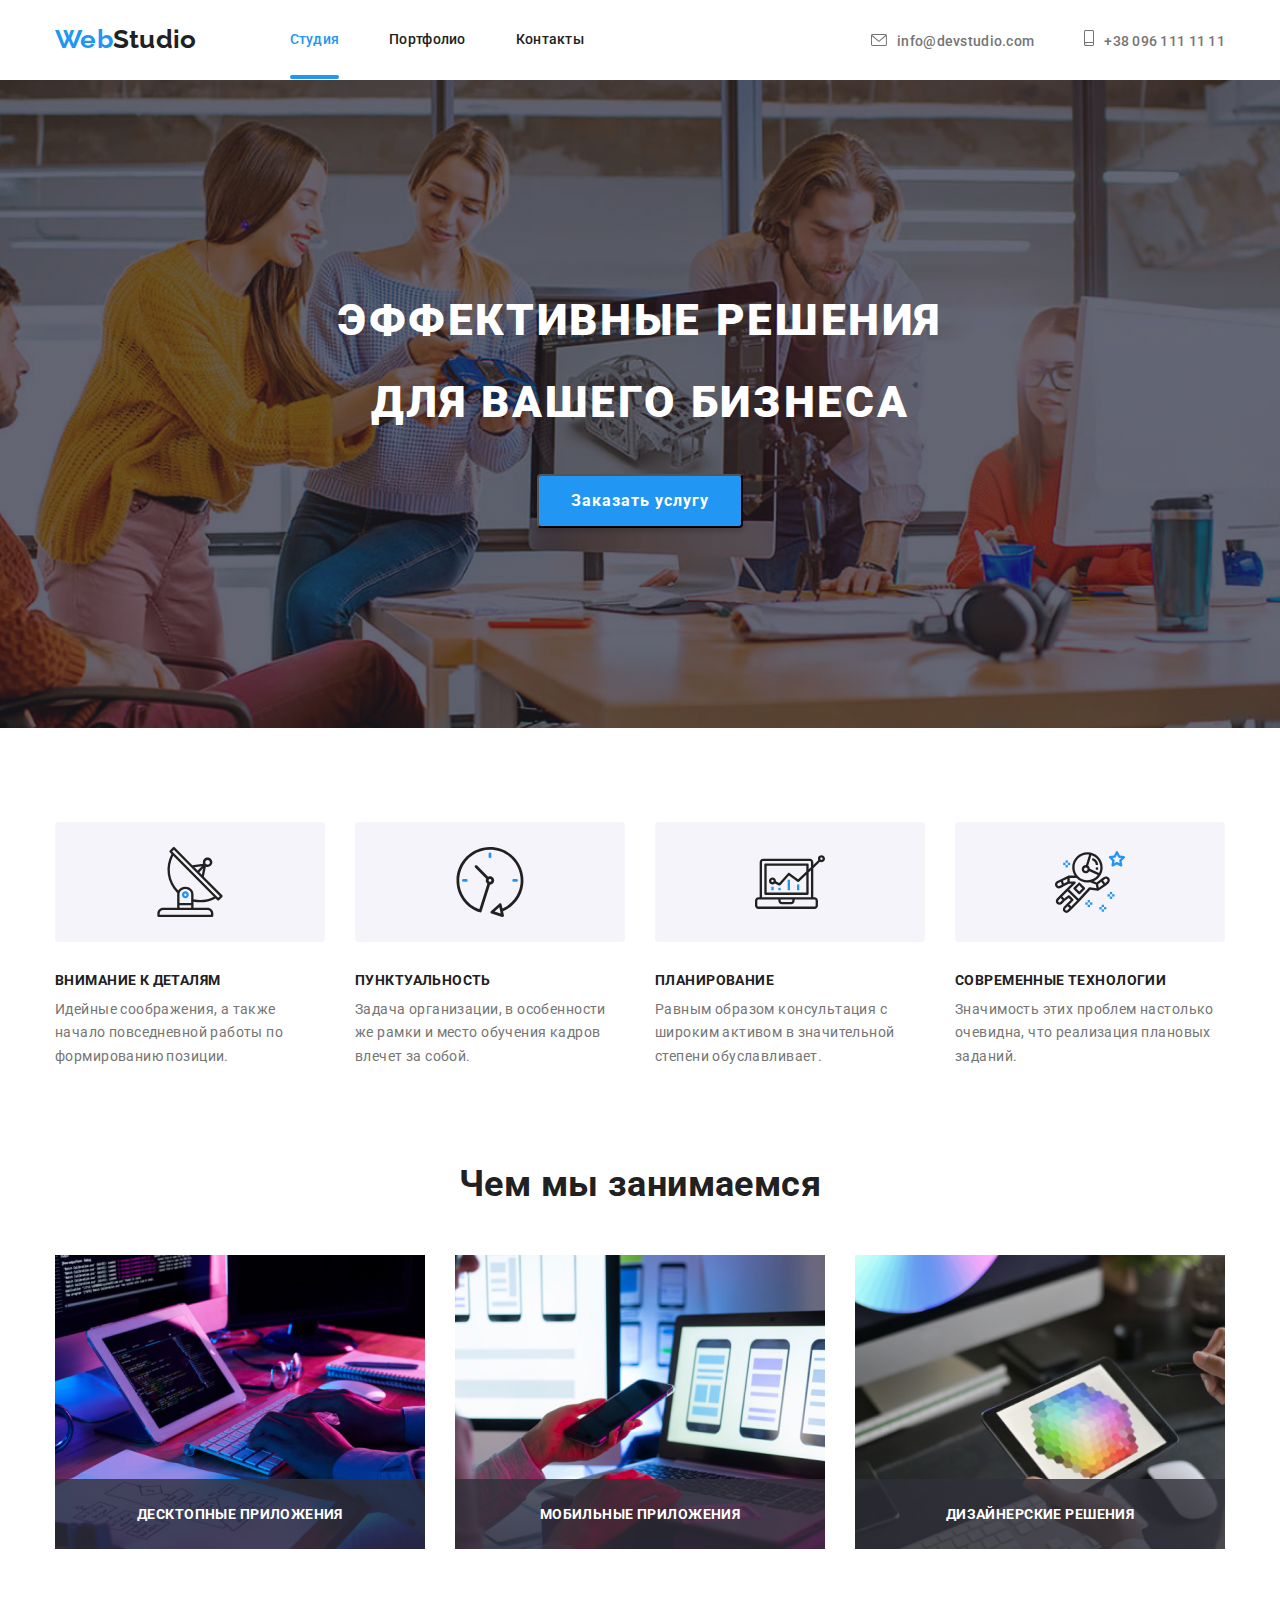
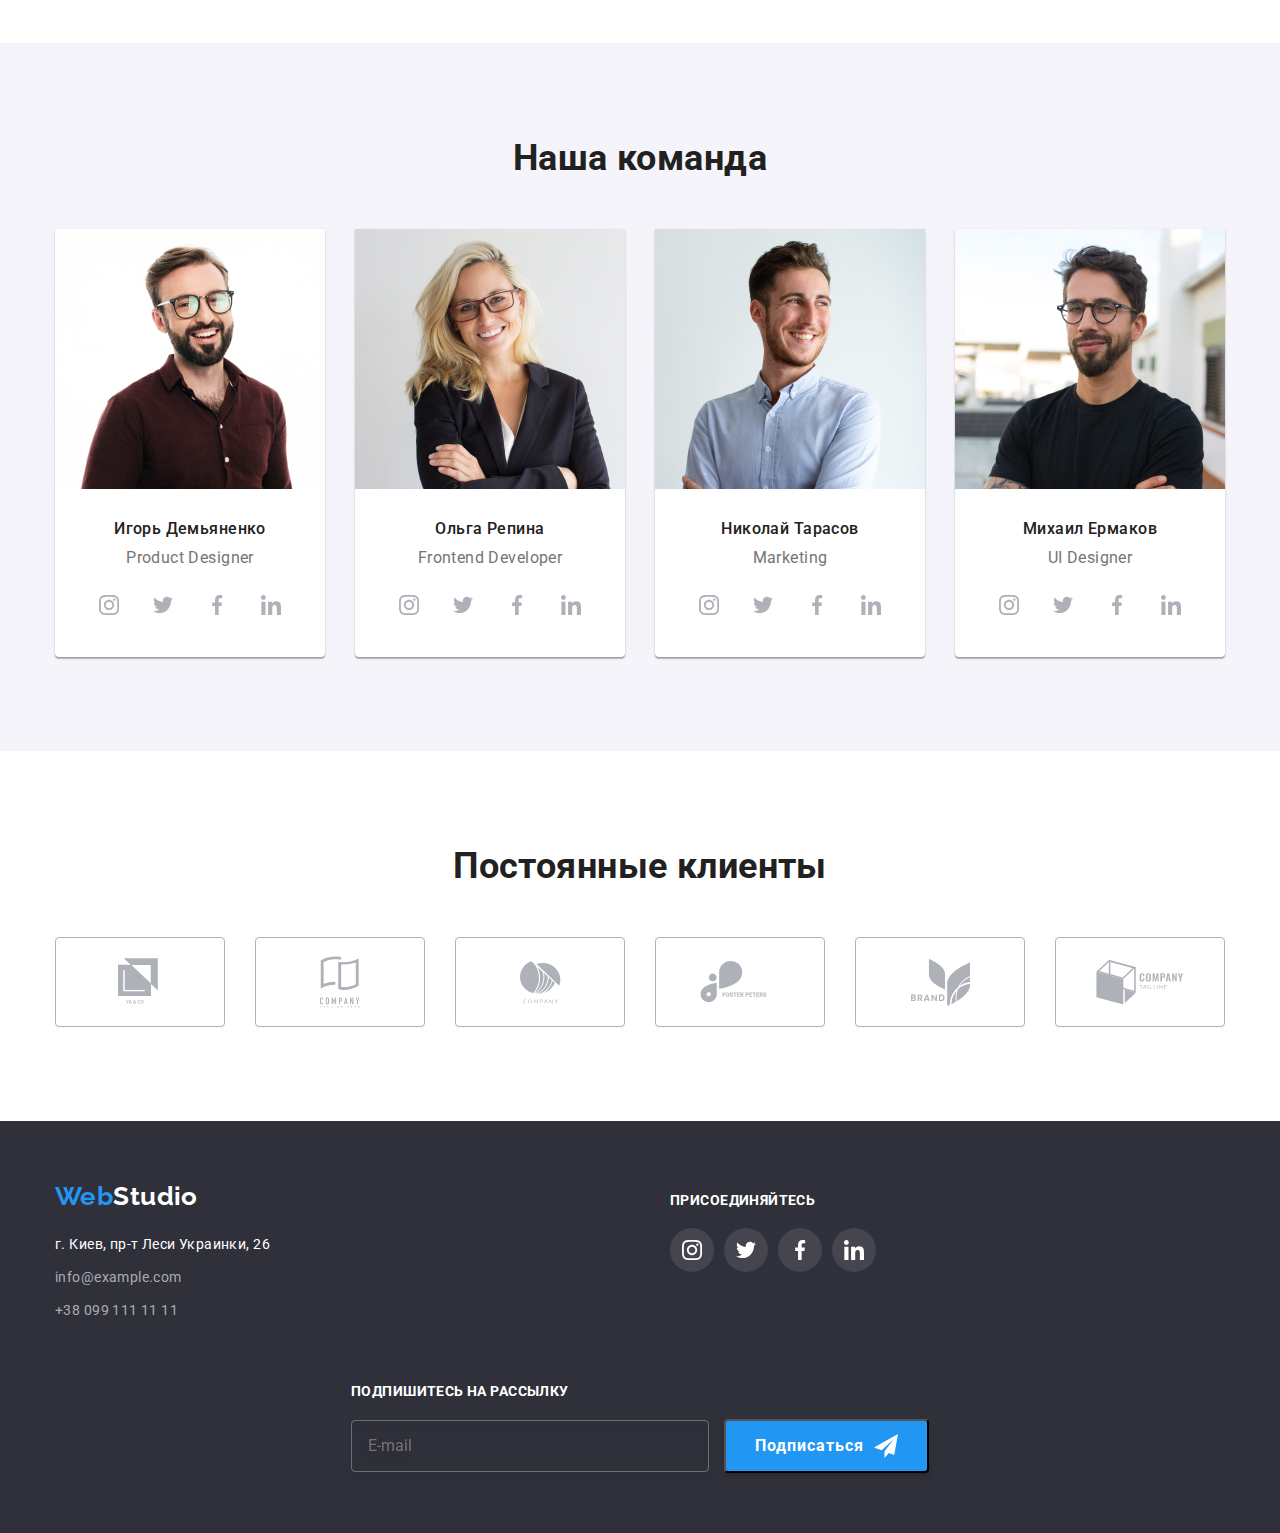
<file: index.html>
<!DOCTYPE html>
<html lang="en">
  <head>
    <meta charset="UTF-8" />
    <meta name="viewport" content="width=device-width, initial-scale=1.0" />
    <title>Document</title>
    <link href="https://fonts.googleapis.com/css2?family=Roboto:wght@400;500;700;900&display=swap" rel="stylesheet">
    <link rel="stylesheet" href="https://cdnjs.cloudflare.com/ajax/libs/modern-normalize/1.0.0/modern-normalize.min.css">
    <link rel="stylesheet" href="./css/main.min.css">
  </head>
  <body>
    
    <!-- Шапка -->
    <header class="header">
      <div class="container header-container">
        <a class="logo" href="./index.html">Web<span class="logo-web">Studio</span></a>
        <div class="site-nav-contacts">
        <nav class="site-nav">
          <ul class="site-nav list">
            <li class="site-nav-item active"><a href="./index.html"class="link current">Студия</a></li>
            <li class="site-nav-item"><a href="./portfolio.index.html"class="link">Портфолио</a></li>
            <li class="site-nav-item"><a href=""class="link">Контакты</a></li>
        </ul>
        </nav>
        <ul class="list contacts-list">
          <li class="contacts-item"><a href="mailto:info@devstudio.com"class="link mail-link contacts-link"><svg class="contacts-item-svg" width="16" ; height="12">
            <use href="./images/icon.soc/symbol-defs.svg#envelope"></use></svg>info@devstudio.com</a></li>
          <li class="contacts-item"><a href="tel:+380961111111"class="link contacts-link"><svg class="contacts-item-svg" width="10" ; height="16">
            <use href="./images/icon.soc/symbol-defs.svg#smartphone"></use>
          </svg>+38 096 111 11 11</a></li>
         </ul>
        </div>
        <button class="mobile-menu-btn is-open" aria-expanded="false" aria-controls="menu-mobile" data-menu-button>
          <svg class="modal-icon-svg" aria-label="Переключатель мобильного меню" width="40" height="40">
            <use class="icon-open" href="./images/icon-modal/menu-mobile.svg#menu_40px-1-1"></use>
          <use class="icon-close" href="./images/icon-modal/menu-mobile.svg#close_40px-1"></use>
            </svg>
   
      </div>
      <!-- Меню для мобильного-->
      <div class="menu-mobile" id="menu-mobile" data-menu>
        <ul class="list menu-mobile-nav">
          <li class="nav-item-mobile active"><a href="./index.html" class="link current">Студия</a></li>
          <li class="nav-item-mobile"><a class="link menu-link-mobile" href="./portfolio.index.html">Портфолио</a></li>
          <li class="nav-item-mobile"><a class="link menu-link-mobile" href="">Контакты</a></li>
        </ul>
        <div class="nav-mobile">
          <ul class="list menu-mobile-contacts">
              <li class="contacts-item mobile-item"><a href="mailto:info@devstudio.com" class="link mail-link contacts-link"><svg
                    class="contacts-item-svg" width="16" ; height="12">
                    <use href="./images/icon.soc/symbol-defs.svg#envelope"></use>
                  </svg>info@devstudio.com</a></li>
              <li class="contacts-item mobile-item"><a href="tel:+380961111111" class="link contacts-link"><svg class="contacts-item-svg"
                    width="10" ; height="15">
                    <use href="./images/icon.soc/symbol-defs.svg#smartphone"></use>
                  </svg>+38 096 111 11 11</a></li>
          </ul>
        </div>
      
      
      </div>
    </header>
    <main>
      <!-- hero -->
        <section class="hero">
          <div class="hero-box">
          <h1 class="hero-title">Эффективные решения для вашего бизнеса</h1>
          <button data-modal-open class="btn hero-btn">Заказать услугу</button>
        </div>
        </section>
      <!-- Преимущества -->
      <section class="section features">
        <!-- <h2 class="section-title">Список преимуществ</h2> -->
         <div class="container features">
          <ul class="list features-list">
          <li class="features-item">
            <h3 class="title features-title">Внимание к деталям</h3>
            <p>
              Идейные соображения, а также начало повседневной работы по
              формированию позиции.
            </p>
          </li>
          <li class="features-item">
            <h3 class="title features-title">Пунктуальность</h3>
            <p>
              Задача организации, в особенности же рамки и место обучения кадров
              влечет за собой.
            </p>
          </li>
          <li class="features-item">
            <h3 class="title features-title">Планирование</h3>
            <p>
              Равным образом консультация с широким активом в значительной
              степени обуславливает.
            </p>
          </li>
          <li class="features-item">
            <h3 class="title features-title">Современные технологии</h3>
            <p>
              Значимость этих проблем настолько очевидна, что реализация
              плановых заданий.
            </p>
          </li>
        </ul>
        </div>
      </section>
      <!-- Виды деятельности -->
      <section class="section activity-section">
        <div class="container">
        <h2 class="section-title">Чем мы занимаемся</h2>
        <ul class="list activity-list">
          <li class="activity-item">
            <picture>
              <source srcset="./images/desktop/comp.jpg 1x, ./images/desktop/comp@2x.jpg 2x" media="(min-width:1200px)">
              <img src="./images/desktop/comp.jpg" alt="компьютер" width="370" />
            </picture>
            <div class="box-text">
            <p class="activity-text">Десктопные приложения</p>
            </div>
          </li>
          <li class="activity-item">
            <a href="">
              <img src="./images/phone.jpg" alt="телефон" width="370" />
            </a>
            <div class="box-text">
            <p class="activity-text">Мобильные приложения</p>
            </div>
          </li>
          <li class="activity-item">
            <a href="">
              <img src="./images/tablet.jpg" alt="планшет" width="370" />
            </a>
            <div class="box-text">
              <p class="activity-text">Дизайнерские решения</p>
            </div>
            
          </li>
        </ul>
        </div>
      </section>
      <section class="section command">
        <!-- Персонал -->
        <div class="container command-container">
        <h2 class="section-title">Наша команда</h2>
        <ul class="list command-list">
          <li class="command-item">
            <picture>
              <source srcset="./images/desktop/igor.jpg 1x, ./images/desktop/igor@2x.jpg 2x" media="(min-width:1200px)">
              <source srcset="./images/tablet/igor.jpg 1x, ./images/tablet/igor@2x.jpg 2x" media="(min-width:768px)">
              <source srcset="./images/mobile/igor.jpg 1x, ./images/mobile/igor@2x.jpg 2x" media="(max-width:767px)">
              <img src="./images/desktop/igor.jpg" alt="Игорь_Демьяненко"/>
            </picture>
            <h3 class="command-title">Игорь Демьяненко</h3>
            <p class="command-text">Product Designer</p>
            <ul class="list social-icons">
              <li class="social-icons-item"><a class="social-icons-link" href="https://instagram.com/" target="_blank" rel="noopener noreferer" aria-label="instagram">
              <svg class="social-icons-svg">
                <use href="./images/icon.soc/symbol-defs.svg#instagram"></use>
              </svg>
              </a> </li>
              <li class="social-icons-item"><a class="social-icons-link" href="https://twitter.com/" target="_blank" rel="noopener noreferer" aria-label="twitter">
                <svg class="social-icons-svg">
                  <use href="./images/icon.soc/symbol-defs.svg#twitter"></use>
                </svg>
              </a> </li>
              <li class="social-icons-item"><a class="social-icons-link" href="https://facebook.com/" target="_blank" rel="noopener noreferer" aria-label="facebook">
                <svg class="social-icons-svg">
                  <use href="./images/icon.soc/symbol-defs.svg#facebook">
                </svg>
              </a> </li>
              <li class="social-icons-item"><a class="social-icons-link" href="https://linkedin.com/" target="_blank" rel="noopener noreferer" aria-label="linkedin">
                <svg class="social-icons-svg">
                  <use href="./images/icon.soc/symbol-defs.svg#linkedin">
                </svg>
              </a> </li>
            </ul>
          </li>
          <li class="command-item">
            <picture>
              <source srcset="./images/desktop/olga.jpg 1x, ./images/desktop/olga@2x.jpg 2x" media="(min-width:1200px)">
              <source srcset="./images/tablet/olga.jpg 1x, ./images/tablet/olga@2х.jpg 2x" media="(min-width:768px)"/>
              <source srcset="./images/mobile/olga.jpg 1x, ./images/mobile/olga@2х.jpg 2x" media="(max-width:767px)"/>
              <img src="./images/desktop/olga.jpg" alt="Ольга_Репина" />
            </picture>
            <h3 class="command-title">Ольга Репина</h3>
            <p class="command-text">Frontend Developer</p>
            <ul class="list social-icons">
              <li class="social-icons-item"><a class="social-icons-link" href="https://instagram.com/" target="_blank"
                  rel="noopener noreferer" aria-label="instagram">
                  <svg class="social-icons-svg">
                    <use href="./images/icon.soc/symbol-defs.svg#instagram"></use>
                  </svg>
                </a> </li>
              <li class="social-icons-item"><a class="social-icons-link" href="https://twitter.com/" target="_blank"
                  rel="noopener noreferer" aria-label="twitter">
                  <svg class="social-icons-svg">
                    <use href="./images/icon.soc/symbol-defs.svg#twitter"></use>
                  </svg>
                </a> </li>
              <li class="social-icons-item"><a class="social-icons-link" href="https://facebook.com/" target="_blank"
                  rel="noopener noreferer" aria-label="facebook">
                  <svg class="social-icons-svg">
                    <use href="./images/icon.soc/symbol-defs.svg#facebook">
                  </svg>
                </a> </li>
              <li class="social-icons-item"><a class="social-icons-link" href="https://linkedin.com/" target="_blank"
                  rel="noopener noreferer" aria-label="linkedin">
                  <svg class="social-icons-svg">
                    <use href="./images/icon.soc/symbol-defs.svg#linkedin">
                  </svg>
                </a> </li>
            </ul>
          </li>
          <li class="command-item">
            <picture>
              <source srcset="./images/desktop/nicholas.jpg 1x, ./images/desktop/nicholas@2x.jpg 2x" media="(min-width:1200px)">
              <source srcset="./images/tablet/nicholas.jpg 1x, ./images/tablet/nicholas@2x.jpg 2x" media="(min-width:768px)">
              <source srcset="./images/mobile/nicholas.jpg 1x, ./images/mobile/nicholas@2х.jpg 2x" media="(max-width:767px)">
              <img src="./images/desktop/nicholas.jpg" alt="Николай_Тарасов"/>
            </picture>
            <h3 class="command-title">Николай Тарасов</h3>
            <p class="command-text">Marketing</p>
            <ul class="list social-icons">
              <li class="social-icons-item"><a class="social-icons-link" href="https://instagram.com/" target="_blank"
                  rel="noopener noreferer" aria-label="instagram">
                  <svg class="social-icons-svg">
                    <use href="./images/icon.soc/symbol-defs.svg#instagram"></use>
                  </svg>
                </a> </li>
              <li class="social-icons-item"><a class="social-icons-link" href="https://twitter.com/" target="_blank"
                  rel="noopener noreferer" aria-label="twitter">
                  <svg class="social-icons-svg">
                    <use href="./images/icon.soc/symbol-defs.svg#twitter"></use>
                  </svg>
                </a> </li>
              <li class="social-icons-item"><a class="social-icons-link" href="https://facebook.com/" target="_blank"
                  rel="noopener noreferer" aria-label="facebook">
                  <svg class="social-icons-svg">
                    <use href="./images/icon.soc/symbol-defs.svg#facebook">
                  </svg>
                </a> </li>
              <li class="social-icons-item"><a class="social-icons-link" href="https://linkedin.com/" target="_blank"
                  rel="noopener noreferer" aria-label="linkedin">
                  <svg class="social-icons-svg">
                    <use href="./images/icon.soc/symbol-defs.svg#linkedin">
                  </svg>
                </a> </li>
            </ul>
          </li>
          <li class="command-item">
          <picture> 
              <source srcset="./images/desktop/michail.jpg 1x, ./images/desktop/michail@2x.jpg 2x" media="(min-width:1200px)">
              <source srcset="./images/tablet/michail.jpg 1x, ./images/tablet/michail@2х.jpg 2x" media="(min-width:768px)">
              <source srcset="./images/mobile/michail.jpg 1x, ./images/mobile/michail@2х.jpg 2x" media="(max-width:767px)">
                <img src="./images/desktop/michail.jpg" alt="Михаил_Ермаков"/>
          </picture>
            <h3 class="command-title">Михаил Ермаков</h3>
            <p class="command-text">UI Designer</p>
            <ul class="list social-icons">
              <li class="social-icons-item"><a class="social-icons-link" href="https://instagram.com/" target="_blank"
                  rel="noopener noreferer" aria-label="instagram">
                  <svg class="social-icons-svg">
                    <use href="./images/icon.soc/symbol-defs.svg#instagram"></use>
                  </svg>
                </a> </li>
              <li class="social-icons-item"><a class="social-icons-link" href="https://twitter.com/" target="_blank"
                  rel="noopener noreferer" aria-label="twitter">
                  <svg class="social-icons-svg">
                    <use href="./images/icon.soc/symbol-defs.svg#twitter"></use>
                  </svg>
                </a> </li>
              <li class="social-icons-item"><a class="social-icons-link" href="https://facebook.com/" target="_blank"
                  rel="noopener noreferer" aria-label="facebook">
                  <svg class="social-icons-svg">
                    <use href="./images/icon.soc/symbol-defs.svg#facebook">
                  </svg>
                </a> </li>
              <li class="social-icons-item"><a class="social-icons-link" href="https://linkedin.com/" target="_blank"
                  rel="noopener noreferer" aria-label="linkedin">
                  <svg class="social-icons-svg">
                    <use href="./images/icon.soc/symbol-defs.svg#linkedin">
                  </svg>
                </a> </li>
            </ul>
          </li>
        </ul>
        </div>
      </section>
    <section class="section clients">
      <div class="container clients-container">
      <h2 class="section-title">Постоянные клиенты</h2>
      <ul class="list list-clients">
        <li class="clients-icons-item"><a class="clients-icons-link" href="">
          <svg class="clients-icons-svg ya-co" width="44"; height="49">
            <use href="./images/clients/symbol-defs.svg#ya-co">
            </svg>
          </a> </li>
        <li class="clients-icons-item"><a class="clients-icons-link" href="">
          <svg class="clients-icons-svg tagline" width="40"; height= "52">
            <use href="./images/clients/symbol-defs.svg#tagline">
          </svg>
          </a> </li>
        <li class="clients-icons-item"><a class="clients-icons-link" href="">
          <svg class="clients-icons-svg company" width="41"; height= "43">
            <use href="./images/clients/symbol-defs.svg#company">
          </svg>
            </a> </li>
        <li class="clients-icons-item"><a class="clients-icons-link" href="">
          <svg class="clients-icons-svg foster" width="80"; height= "42">
            <use href="./images/clients/symbol-defs.svg#foster">
          </svg>
          </a> </li>
        <li class="clients-icons-item"><a class="clients-icons-link" href="">
          <svg class="clients-icons-svg brand" width="59"; height= "47">
            <use href="./images/clients/symbol-defs.svg#brand">
          </svg>
          </a> </li>
        <li class="clients-icons-item"><a class="clients-icons-link" href="">
          <svg class="clients-icons-svg object" width="88"; height= "45">
            <use href="./images/clients/symbol-defs.svg#object">
          </svg>
          </a> </li>
        
      </ul>
      </div>
    </section>  
    </main>
    <footer class="footer">
      <div class="container footer-container">
        <div class="footer-widget">
          <a class="logo footer-logo" href="./index.html">Web<span class="logo-webfooter">Studio</span></a>
          <ul class="list footer-list">
            <li class="footer-item-text"><p>г. Киев, пр-т Леси Украинки, 26</p></li>
            <li class="footer-item-link"><a href="mailto:info@example.com" class="link">info@example.com</a></li>
            <li class="footer-item-link"><a href="tel:+380991111111" class="link">+38 099 111 11 11</a></li>  
          </ul>
        </div>
        <div class="footer-widget">
          <p class="title call-title">присоединяйтесь</p>
          <ul class="list social-icons">
          <li class="social-icons-item"><a class="social-icons-link footer-icons-link" href="https://instagram.com/" target="_blank"
              rel="noopener noreferrer" aria-label="instagram">
              <svg class="social-icons-svg">
                <use href="./images/soc-footer/symbol-defs.svg#instagram-1"></use>
              </svg>
            </a> </li>
          <li class="social-icons-item"><a class="social-icons-link footer-icons-link" href="https://twitter.com/" target="_blank"
              rel="noopener noreferrer" aria-label="twitter">
              <svg class="social-icons-svg">
                <use href="./images/soc-footer/symbol-defs.svg#twitter-1"></use>
              </svg>
            </a> </li>
          <li class="social-icons-item"><a class="social-icons-link footer-icons-link" href="https://facebook.com/" target="_blank"
              rel="noopener noreferrer" aria-label="facebook">
              <svg class="social-icons-svg">
                <use href="./images/soc-footer/symbol-defs.svg#facebook-1">
              </svg>
            </a> </li>
          <li class="social-icons-item"><a class="social-icons-link footer-icons-link" href="https://linkedin.com/" target="_blank"
              rel="noopener noreferrer" aria-label="linkedin">
              <svg class="social-icons-svg">
                <use href="./images/soc-footer/symbol-defs.svg#linkedin-1">
              </svg>
            </a> </li>
          </ul>
        </div>
        <div class="footer-widget">
          <p class="title call-title">Подпишитесь на рассылку</p>
          <form class="footer-form-field">
            <input type="email" name="e-mail" placeholder="E-mail">
            <button type="submit" class="btn footer-btn">Подписаться
              <svg class="footer-icon-svg">
                <use href="./images/icon-modal/symbol-defs.svg#send">
              </svg>
            </button>
          </form>
        </div>
      </div>
    </footer>
    <div class="backdrop is-hidden" data-modal>
      <div class="modal">
        <button class="btn-close" data-modal-close>
          <svg class="modal-icon-svg" height="20">
            <use href="./images/icon-modal/symbol-defs.svg#close-black">
          </svg>
        </button>
        <form class="form">
          <p class="title-modal">Оставьте свои данные, мы вам перезвоним</p>
            <label class="form-field">
              <span class="form-label">Имя</span>
              <div class="input-svg">
              <input type="text" class="form-input" name="user-name" pattern="^[А-Яа-яЁё\s]+$">
              <svg class="form-icon-svg" width="18" height="18">
                <use href="./images/icon-modal/symbol-defs.svg#person">
              </svg>
              </div>
            </label>
            <label class="form-field">
              <span class="form-label">Телефон</span>
              <div class="input-svg">
              <input type="tel" class="form-input" name="tel">
              <svg class="form-icon-svg" width="18" height="18">
                <use href="./images/icon-modal/symbol-defs.svg#phone">
              </svg>
              </div>
          </label>
            <label class="form-field">
              <span class="form-label">Почта</span>
            <div class="input-svg">
              <input type="mail" class="form-input" name="mail">
              <svg class="form-icon-svg" width="18" height="18">
                <use href="./images/icon-modal/symbol-defs.svg#mail">
              </svg>
            </div>
          </label>
            <label class="form-field">
              <span class="form-label">Комментарий</span>
            <textarea name="message" class="form-comment" rows="4" placeholder="Введите текст"></textarea>
          </label>
          <label class="form-field-policy">
            <input type="checkbox" class="form-checkbox" name="policy">
            <span class="icon-checkbox"></span>
            <span form-label>Соглашаюсь с рассылкой и принимаю <a href="">Условия договора</a></span>
          </label>

          <button type="submit" class="btn btn-send">Отправить</button>
          </form>
      </div>

        
    </div>
    <script src="./js/modal.js"></script>
    <script src="./js/menu-mobile.js"></script>
  </body>
</html>
</file>
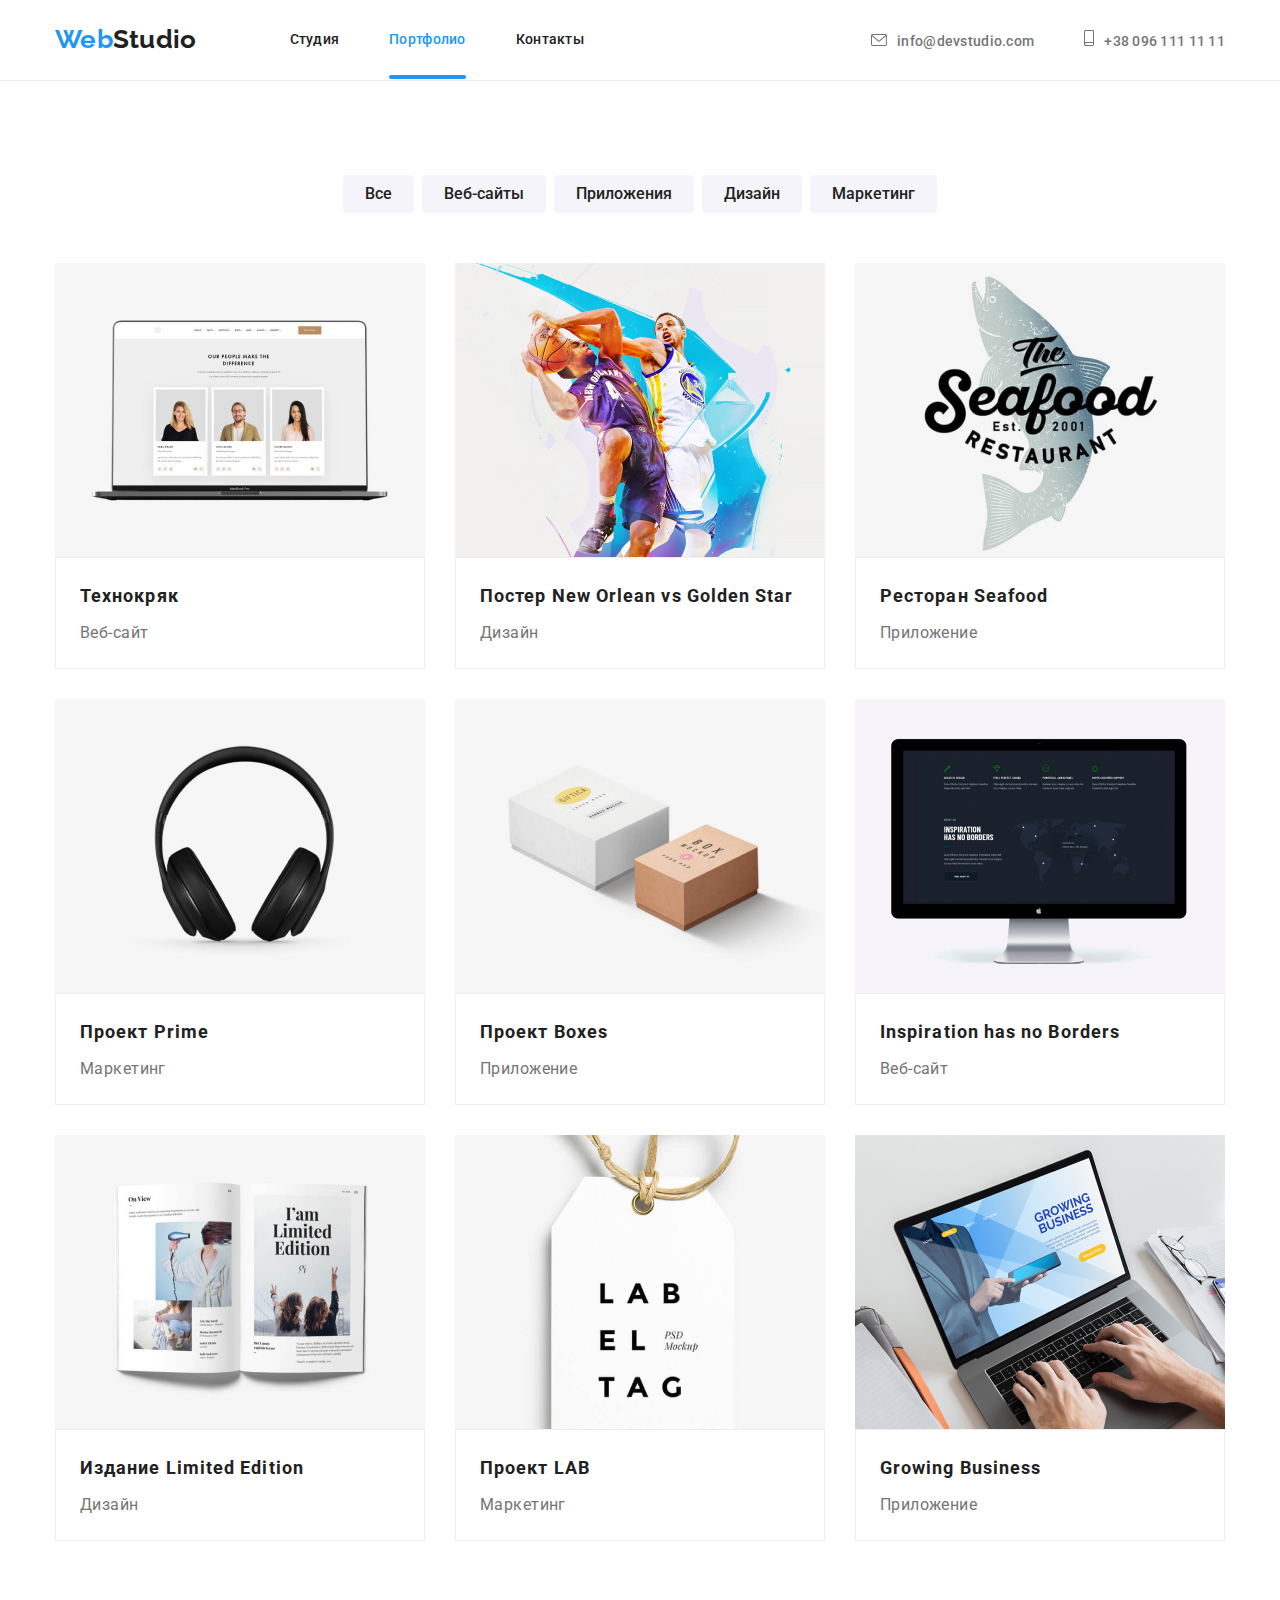
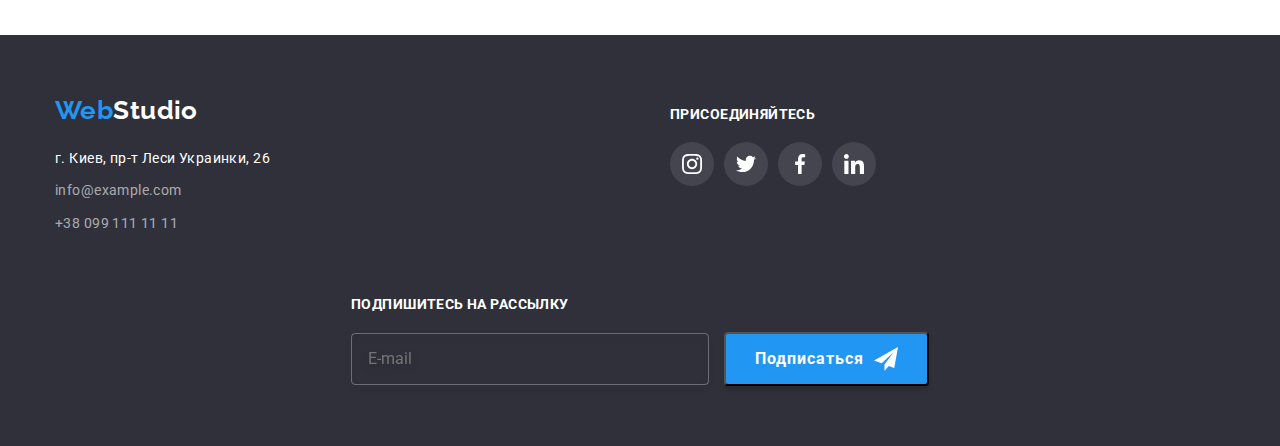
<file: portfolio.index.html>
<!DOCTYPE html>
<html lang="en">

<head>
    <meta charset="UTF-8" />
    <meta name="viewport" content="width=device-width, initial-scale=1.0" />
    <title>Document</title>
    <link href="https://fonts.googleapis.com/css2?family=Roboto:wght@400;500;700;900&display=swap" rel="stylesheet">
    <link rel="stylesheet" href="https://cdnjs.cloudflare.com/ajax/libs/modern-normalize/1.0.0/modern-normalize.min.css">
    <link rel="stylesheet" href="./css/portfolio.min.css">
</head>
<body>
    <!-- Шапка -->
    <header class="header border-header">
        <div class="container header-container">
            <a class="logo" href="./index.html">Web<span class="logo-web">Studio</span></a>
            <div class="site-nav-contacts">
                <nav class="site-nav">
                    <ul class="site-nav list">
                        <li class="site-nav-item active"><a href="./index.html" class="link">Студия</a></li>
                        <li class="site-nav-item"><a href="./portfolio.index.html" class="link current">Портфолио</a></li>
                        <li class="site-nav-item"><a href="" class="link">Контакты</a></li>
                    </ul>
                </nav>
                <ul class="list contacts-list">
                    <li class="contacts-item"><a href="mailto:info@devstudio.com" class="link mail-link contacts-link"><svg
                                class="contacts-item-svg" width="16" ; height="12">
                                <use href="./images/icon.soc/symbol-defs.svg#envelope"></use>
                            </svg>info@devstudio.com</a></li>
                    <li class="contacts-item"><a href="tel:+380961111111" class="link contacts-link"><svg
                                class="contacts-item-svg" width="10" ; height="16">
                                <use href="./images/icon.soc/symbol-defs.svg#smartphone"></use>
                            </svg>+38 096 111 11 11</a></li>
                </ul>
            </div>
            <button class="mobile-menu-btn is-open" aria-expanded="false" aria-controls="menu-mobile" data-menu-button>
                <svg class="modal-icon-svg" aria-label="Переключатель мобильного меню" width="40" height="40">
                    <use class="icon-open" href="./images/icon-modal/menu-mobile.svg#menu_40px-1-1"></use>
                    <use class="icon-close" href="./images/icon-modal/menu-mobile.svg#close_40px-1"></use>
                </svg>
        </div>
        <!-- Меню для мобильного-->
        <div class="menu-mobile" id="menu-mobile" data-menu>
            <ul class="list menu-mobile-nav">
                <li class="nav-item-mobile active"><a href="./index.html" class="link">Студия</a></li>
                <li class="nav-item-mobile"><a class="link menu-link-mobile current" href="./portfolio.index.html">Портфолио</a></li>
                <li class="nav-item-mobile"><a class="link menu-link-mobile" href="">Контакты</a></li>
            </ul>
            <div class="nav-mobile">
                <ul class="list menu-mobile-contacts">
                    <li class="contacts-item mobile-item"><a href="mailto:info@devstudio.com"
                            class="link mail-link contacts-link"><svg class="contacts-item-svg" width="16" ; height="12">
                                <use href="./images/icon.soc/symbol-defs.svg#envelope"></use>
                            </svg>info@devstudio.com</a></li>
                    <li class="contacts-item mobile-item"><a href="tel:+380961111111" class="link contacts-link"><svg
                                class="contacts-item-svg" width="10" ; height="15">
                                <use href="./images/icon.soc/symbol-defs.svg#smartphone"></use>
                            </svg>+38 096 111 11 11</a></li>
                </ul>
            </div>
        </div>
    </header>
    <main> 
    <section class="section">
        <div class="container">
    <!-- <h1>Портфолио</h1> -->
            <ul class="list filter-list">
                <li class="filter-item"><button class="btn-portfolio" type="button">Все</button></li>
                <li class="filter-item"><button class="btn-portfolio" type="button">Веб-сайты</button></li>
                <li class="filter-item"><button class="btn-portfolio" type="button">Приложения</button></li>
                <li class="filter-item"><button class="btn-portfolio" type="button">Дизайн</button></li>
                <li class="filter-item"><button class="btn-portfolio" type="button">Маркетинг</button></li>
            </ul>
            <ul class="list portfolio-list">
                <li class="portfolio-item">
                    <a href="" class="link portfolio-link">
                    <div class="portfolio-thumb">
                        <div class="box-overlay">
                            <p class="text-overlay">Технокряк это современная площадка распространения коронавируса. Компании используют эту
                            платформу для цифрового шпионажа и атак на защищённые сервера конкурентов.</p>
                        </div>
                            <picture>
                                <source srcset="./images/desktop/portfolio/team.jpg 1x, ./images/desktop/portfolio/team@2x.jpg 2x" media="(min-width:1200px)">
                                <source srcset="./images/tablet/portfolio/team.jpg 1x, ./images/tablet/portfolio/team@2x.jpg 2x" media="(min-width:768px)">
                                <source srcset="./images/mobile/portfolio/team.jpg 1x, ./images/mobile/portfolio/team@2x.jpg 2x" media="(max-width:767px)">
                                <img src="./images/desktop/portfolio/team.jpg" alt="люди" >
                            </picture>
                    </div>
                        <div  class="portfolio-item-text">
                            <h2 class="title portfolio-title">Технокряк</h2>
                            <p class="text portfolio-text">Веб-сайт</p>
                        </div>
                    </a> 
                </li>
                <li class="portfolio-item">
                    <a href="" class="link portfolio-link">
                    <div class="portfolio-thumb">
                        <div class="box-overlay">
                            <p class="text-overlay">Технокряк это современная площадка распространения коронавируса. Компании используют эту
                            платформу для цифрового шпионажа и атак на защищённые сервера конкурентов.</p>
                        </div>
                        <picture>
                            <source srcset="./images/desktop/portfolio/basket.jpg 1x, ./images/desktop/portfolio/basket@2x.jpg 2x" media="(min-width:1200px)">
                            <source srcset="./images/tablet/portfolio/basket.jpg 1x, ./images/tablet/portfolio/basket@2x.jpg 2x" media="(min-width:768px)">
                            <source srcset="./images/mobile/portfolio/basket.jpg 1x, ./images/mobile/portfolio/basket@2x.jpg 2x" media="(max-width:767px)">
                            <img src="./images/desktop/portfolio/basket.jpg" alt="постер">
                        </picture>
                        </div>
                        <div class="portfolio-item-text">
                            <h2 class="title portfolio-title">Постер New Orlean vs Golden Star</h2>
                            <p class="text portfolio-text">Дизайн</p>
                    </div>
                    </a>
                </li>
                <li class="portfolio-item">
                    <a href="" class="link portfolio-link">
                    <div class="portfolio-thumb">   
                        <div class="box-overlay">
                            <p class="text-overlay">Технокряк это современная площадка распространения коронавируса. Компании используют эту
                            платформу для цифрового шпионажа и атак на защищённые сервера конкурентов.</p>
                        </div>
                        <picture>
                            <source srcset="./images/desktop/portfolio/rest.jpg 1x, ./images/desktop/portfolio/rest@2x.jpg 2x" media="(min-width:1200px)">
                            <source srcset="./images/tablet/portfolio/rest.jpg 1x, ./images/tablet/portfolio/rest@2x.jpg 2x" media="(min-width:768px)" />
                            <source srcset="./images/mobile/portfolio/rest.jpg 1x, ./images/mobile/portfolio/rest@2x.jpg 2x" media="(max-width:767px)" />
                            <img src="./images/desktop/portfolio/rest.jpg" alt="ресторан">
                        </picture>
                        </div>
                        <div class="portfolio-item-text">
                            <h2 class="title portfolio-title">Ресторан Seafood</h2>
                            <p class="text portfolio-text">Приложение</p>
                    </div>
                    </a>
                </li>
                <li class="portfolio-item">
                    <a href="" class="link portfolio-link">
                    <div class="portfolio-thumb">
                        <div class="box-overlay">  
                            <p class="text-overlay">Технокряк это современная площадка распространения коронавируса. Компании используют эту
                            платформу для цифрового шпионажа и атак на защищённые сервера конкурентов.</p>
                        </div>
                        <picture>
                            <source srcset="./images/desktop/portfolio/prime.jpg 1x, ./images/desktop/portfolio/prime@2x.jpg 2x" media="(min-width:1200px)">
                            <source srcset="./images/tablet/portfolio/prime.jpg 1x, ./images/tablet/portfolio/prime@2x.jpg 2x" media="(min-width:768px)">
                            <source srcset="./images/mobile/portfolio/prime.jpg 1x, ./images/mobile/portfolio/prime@2x.jpg 2x" media="(max-width:767px)">
                            <img src="./images/desktop/portfolio/prime.jpg" alt="наушники">
                        </picture>
                        </div>
                        <div class="portfolio-item-text">
                            <h2 class="title portfolio-title">Проект Prime</h2>
                            <p class="text portfolio-text">Маркетинг</p>
                    </div>
                    </a>
                </li>
                <li class="portfolio-item">
                    <a href="" class="link portfolio-link">
                    <div class="portfolio-thumb">
                        <div class="box-overlay">
                            <p class="text-overlay">Технокряк это современная площадка распространения коронавируса. Компании используют эту
                        платформу для цифрового шпионажа и атак на защищённые сервера конкурентов.</p>
                        </div>
                        <picture>
                            <source srcset="./images/desktop//portfolio/box.jpg 1x, ./images/desktop//portfolio/box@2x.jpg 2x" media="(min-width:1200px)">
                            <source srcset="./images/tablet/portfolio/box.jpg 1x, ./images/tablet/portfolio/box@2x.jpg 2x" media="(min-width:768px)">
                            <source srcset="./images/mobile/portfolio/box.jpg 1x, ./images/mobile/portfolio/box@2x.jpg 2x" media="(max-width:767px)">
                            <img src="./images/desktop/portfolio/box.jpg" alt="коробки">
                        </picture>
                        </div>
                        <div class="portfolio-item-text">
                            <h2 class="title portfolio-title">Проект Boxes</h2>
                            <p class="text portfolio-text">Приложение</p>
                    </div>
                    </a>
                </li>
                <li class="portfolio-item">
                    <a href="" class="link portfolio-link">
                    <div class="portfolio-thumb">
                        <div class="box-overlay">
                            <p class="text-overlay">Технокряк это современная площадка распространения коронавируса. Компании используют эту
                            платформу для цифрового шпионажа и атак на защищённые сервера конкурентов.</p>
                        </div>
                        <picture>
                            <source srcset="./images/desktop/portfolio/monitor@2x.jpg 1x, ./images/desktop/portfolio/monitor@2x.jpg 2x" media="(min-width:1200px)">
                            <source srcset="./images/tablet/portfolio/monitor@2x.jpg 1x, ./images/tablet/portfolio/monitor@2x.jpg 2x" media="(min-width:768px)">
                            <source srcset="./images/mobile/portfolio/monitor@2x.jpg 1x, ./images/mobile/portfolio/monitor@2x.jpg 2x" media="(max-width:767px)">
                            <img src="./images/desktop/portfolio/monitor.jpg" alt="монитор">
                        </picture>
                        </div>
                        <div class="portfolio-item-text">
                            <h2 class="title portfolio-title">Inspiration has no Borders</h2>
                            <p class="text portfolio-text">Веб-сайт</p>
                    </div>
                    </a>
                </li>
                <li class="portfolio-item">
                    <a href="" class="link portfolio-link">
                    <div class="portfolio-thumb">
                        <div class="box-overlay">
                            <p class="text-overlay">Технокряк это современная площадка распространения коронавируса. Компании используют эту
                            платформу для цифрового шпионажа и атак на защищённые сервера конкурентов.</p>
                        </div>
                        <picture>
                            <source srcset="./images/desktop/portfolio/mag@2x.jpg 1x, ./images/desktop/portfolio/mag@2x.jpg 2x" media="(min-width:1200px)">
                            <source srcset="./images/tablet/portfolio/mag@2x.jpg 1x, ./images/tablet/portfolio/mag@2x.jpg 2x" media="(min-width:768px)">
                            <source srcset="./images/mobile/portfolio/mag@2x.jpg 1x, ./images/mobile/portfolio/mag@2x.jpg 2x" media="(max-width:767px)">
                            <img src="./images/desktop/portfolio/mag@2x.jpg" alt="журнал">
                        </picture>
                        </div>
                        <div class="portfolio-item-text">
                            <h2 class="title portfolio-title">Издание Limited Edition</h2>
                            <p class="text portfolio-text">Дизайн</p>
                    </div>
                    </a>
                </li>
                <li class="portfolio-item">
                    <a href="" class="link portfolio-link">
                    <div class="portfolio-thumb">
                        <div class="box-overlay">
                            <p class="text-overlay">Технокряк это современная площадка распространения коронавируса. Компании используют эту
                            платформу для цифрового шпионажа и атак на защищённые сервера конкурентов.</p>
                        </div>
                        <picture>
                            <source srcset="./images/desktop/portfolio/lab.jpg 1x, ./images/desktop/portfolio/lab@2x.jpg 2x" media="(min-width:1200px)">
                            <source srcset="./images/tablet/portfolio/lab.jpg 1x, ./images/tablet/portfolio/lab@2x.jpg 2x" media="(min-width:768px)" />
                            <source srcset="./images/mobile/portfolio/lab.jpg 1x, ./images/mobile/portfolio/lab@2x.jpg 2x" media="(max-width:767px)" />
                            <img src="./images/desktop/portfolio/lab.jpg" alt="этикетка">
                        </picture>
                        </div>
                        <div class="portfolio-item-text">
                            <h2 class="title portfolio-title">Проект LAB</h2>
                            <p class="text portfolio-text">Маркетинг</p>
                        </div>
                    </a>
                </li>
                <li class="portfolio-item">
                    <a href="" class="link portfolio-link">
                    <div class="portfolio-thumb">
                        <div class="box-overlay">
                            <p class="text-overlay">Технокряк это современная площадка распространения коронавируса. Компании используют эту
                            платформу для цифрового шпионажа и атак на защищённые сервера конкурентов.</p>
                        </div>
                        <picture>
                            <source srcset="./images/desktop/portfolio/business.jpg 1x, ./images/desktop/portfolio/business@2x.jpg 2x" media="(min-width:1200px)">
                            <source srcset="./images/tablet/portfolio/business.jpg 1x, ./images/tablet/portfolio/business@2x.jpg 2x" media="(min-width:768px)">
                            <source srcset="./images/mobile/portfolio/business.jpg 1x, ./images/mobile/portfolio/business@2x.jpg 2x" media="(max-width:767px)">
                            <img src="./images/desktop/portfolio/business.jpg" alt="бизнес">
                        </picture>
                        </div>
                        <div class="portfolio-item-text">
                            <h2 class="title portfolio-title">Growing Business</h2>
                            <p class="text portfolio-text">Приложение</p>
                        </div>
                    </a>
                </li>
            </ul>
        </div>
    </section>
    </main>
    <footer class="footer">
        <div class="container footer-container">
            <div class="footer-widget">
                <a class="logo footer-logo" href="./index.html">Web<span class="logo-webfooter">Studio</span></a>
                <ul class="list footer-list">
                    <li class="footer-item-text">
                        <p>г. Киев, пр-т Леси Украинки, 26</p>
                    </li>
                    <li class="footer-item-link"><a href="mailto:info@example.com" class="link">info@example.com</a></li>
                    <li class="footer-item-link"><a href="tel:+380991111111" class="link">+38 099 111 11 11</a></li>
                </ul>
            </div>
            <div class="footer-widget">
                <p class="title call-title">присоединяйтесь</p>
                <ul class="list social-icons">
                    <li class="social-icons-item"><a class="social-icons-link footer-icons-link"
                            href="https://instagram.com/" target="_blank" rel="noopener noreferrer" aria-label="instagram">
                            <svg class="social-icons-svg">
                                <use href="./images/soc-footer/symbol-defs.svg#instagram-1"></use>
                            </svg>
                        </a> </li>
                    <li class="social-icons-item"><a class="social-icons-link footer-icons-link" href="https://twitter.com/"
                            target="_blank" rel="noopener noreferrer" aria-label="twitter">
                            <svg class="social-icons-svg">
                                <use href="./images/soc-footer/symbol-defs.svg#twitter-1"></use>
                            </svg>
                        </a> </li>
                    <li class="social-icons-item"><a class="social-icons-link footer-icons-link"
                            href="https://facebook.com/" target="_blank" rel="noopener noreferrer" aria-label="facebook">
                            <svg class="social-icons-svg">
                                <use href="./images/soc-footer/symbol-defs.svg#facebook-1">
                            </svg>
                        </a> </li>
                    <li class="social-icons-item"><a class="social-icons-link footer-icons-link"
                            href="https://linkedin.com/" target="_blank" rel="noopener noreferrer" aria-label="linkedin">
                            <svg class="social-icons-svg">
                                <use href="./images/soc-footer/symbol-defs.svg#linkedin-1">
                            </svg>
                        </a> </li>
                </ul>
            </div>
            <div class="footer-widget">
                <p class="title call-title">Подпишитесь на рассылку</p>
                <form class="footer-form-field">
                    <input type="email" name="e-mail" placeholder="E-mail">
                    <button type="submit" class="btn footer-btn">Подписаться
                        <svg class="footer-icon-svg">
                            <use href="./images/icon-modal/symbol-defs.svg#send">
                        </svg>
                    </button>
                </form>
            </div>
        </div>
    </footer>
    <script src="./js/menu-mobile.js"></script>
</body>
</html>
</file>
<file: css/main.min.css>
@font-face{font-family:"Raleway";font-style:normal;font-weight:700;src:url("../fonts/raleway-v18-latin_cyrillic-700.eot");src:local(""),url("../fonts/raleway-v18-latin_cyrillic-700.eot?#iefix") format("embedded-opentype"),url("../fonts/raleway-v18-latin_cyrillic-700.woff2") format("woff2"),url("../fonts/raleway-v18-latin_cyrillic-700.woff") format("woff"),url("../fonts/raleway-v18-latin_cyrillic-700.ttf") format("truetype"),url("../fonts/raleway-v18-latin_cyrillic-700.svg#Raleway") format("svg")}html{box-sizing:border-box}*,::before,::after{box-sizing:inherit}* body{font-family:"Roboto",sans-serif;font-weight:400;font-size:14px;line-height:1.71;letter-spacing:0.03em;color:#757575}img{display:block;max-width:100%;height:auto}p{margin:0}h1,h2,h3{margin-top:0}.container{width:100%;padding-right:15px;padding-left:15px;margin-right:auto;margin-left:auto}@media (min-width: 480px){.container{width:480px}}@media (min-width: 768px){.container{width:768px}}@media (min-width: 1200px){.container{width:1200px}}.link{text-decoration:none;color:#757575;transition-duration:250ms;transition-timing-function:cubic-bezier(0.4, 0, 0.2, 1)}.list{list-style:none;padding:0;margin:0}.title{margin-top:0px;margin-bottom:10px}@media (min-width: 768px){.header .logo{margin-right:88px}}@media (min-width: 1200px){.header .logo{margin-right:93px}}.logo{font-family:"Raleway", sans-serif;font-weight:700;font-size:24px;line-height:1.167;color:#2196f3;text-decoration:none}@media (min-width: 1200px){.logo{font-size:26px;line-height:1.192}}.logo-web{color:#212121}.btn{display:flex;position:relative;margin:auto;padding-top:10px;padding-bottom:10px;border-radius:4px;font-weight:700;font-size:16px;line-height:1.87;letter-spacing:0.06em;align-items:center;text-align:center;color:#fff;background-color:#2196f3;box-shadow:0px 4px 4px rgba(0,0,0,0.15);transition-duration:250ms;transition-timing-function:cubic-bezier(0.4, 0, 0.2, 1)}.form{margin:40px}.form-field{margin-bottom:4px;font-size:12px;line-height:14px;letter-spacing:0.01em}.input-svg{position:relative;margin-bottom:10px}.form-input:focus+.form-icon-svg{fill:#2196f3}.form-input{width:100%;padding:14px 15px;padding-left:40px;border:1px solid rgba(33,33,33,0.2);border-radius:4px;transition-duration:250ms;transition-timing-function:cubic-bezier(0.4, 0, 0.2, 1)}.form-input:focus{outline:none;border:1px solid #2196f3}.form-icon-svg{position:absolute;left:0;top:0;transform:translate(12px, 11px);transition-duration:250ms;transition-timing-function:cubic-bezier(0.4, 0, 0.2, 1)}.form-comment{width:100%;padding:12px 16px;margin-bottom:20px;resize:none;border:1px solid rgba(33,33,33,0.2);border-radius:4px;transition-duration:250ms;transition-timing-function:cubic-bezier(0.4, 0, 0.2, 1)}.form-comment:focus{outline:none;border:1px solid #2196f3}.form-comment::placeholder{font-size:12px;line-height:1.167;letter-spacing:0.01em;color:rgba(117,117,117,0.5)}.form-field-policy{display:flex;align-items:center;margin-bottom:30px;font-size:12px}@media (min-width: 1200px){.form-field-policy{margin-left:12px;text-align:center;font-size:14px}}.form-checkbox{position:absolute;width:1px;height:1px;margin:-1px;border:0;padding:0;clip:rect(0 0 0 0);overflow:hidden}.icon-checkbox{display:inline-block;width:16px;height:15px;border:2px solid #212121;margin-right:8px}.form-checkbox:checked+.icon-checkbox{background-color:#2196f3;background-image:url(../images/icon-modal/check.svg);background-size:contain;background-origin:border-box;border-color:#2196f3}.btn-send{padding-right:55px;padding-left:55px}.backdrop{position:fixed;top:0;left:0;width:100%;height:100%;z-index:70;background-color:rgba(0,0,0,0.2);opacity:1;transition:opacity 250ms cubic-bezier(0.4, 0, 0.2, 1)}.backdrop.is-hidden{visibility:hidden;opacity:0;pointer-events:none}.backdrop.is-hidden.modal{transform:translate(-50%, -50%) scale(0.7)}.modal{position:absolute;top:50%;left:50%;z-index:50;width:100%;max-width:450px;height:609px;transform:translate(-50%, -50%) scale(1);transition:transform 250ms cubic-bezier(0.4, 0, 0.2, 1);background-color:#ffffff;box-shadow:0px 1px 3px rgba(0,0,0,0.12),0px 1px 1px rgba(0,0,0,0.14),0px 2px 1px rgba(0,0,0,0.2);border-radius:4px}@media (min-width: 768px){.modal{transform:translate(-50%, -45%) scale(1)}}@media (min-width: 1200px){.modal{max-width:528px;height:581px}}.btn-close{display:flex;position:absolute;width:30px;height:30px;top:8px;right:8px;background-color:#fff;border:1px solid rgba(0,0,0,0.1);border-radius:50%;padding:0;align-items:center}.modal-icon-svg{transition-duration:250ms;transition-timing-function:cubic-bezier(0.4, 0, 0.2, 1)}.modal-icon-svg:hover,.modal-icon-svg:focus{fill:blue}.title-modal{margin-bottom:12px;font-weight:700;font-size:20px;line-height:1.5;text-align:center;color:#212121}@media (min-width: 1200px){.title-modal{line-height:1.15}}.social-icons{display:flex;justify-content:center}.social-icons-item:not(:last-child){margin-right:10px}.social-icons-link{display:flex;align-items:center;justify-content:center;width:44px;height:44px;background-color:#fff;border-radius:50%;transition-duration:250ms;transition-timing-function:cubic-bezier(0.4, 0, 0.2, 1)}.social-icons-link:hover,.social-icons-link:focus{background-color:#2196f3}.social-icons-link:hover .social-icons-svg,.social-icons-link:focus .social-icons-svg{fill:#fff}.social-icons-svg{width:20px;height:20px;fill:#afb1b8;transition-duration:250ms;transition-timing-function:cubic-bezier(0.4, 0, 0.2, 1)}@media (max-width: 767px){.menu-mobile.is-open{display:block;opacity:1;visibility:visible}}.menu-mobile{position:absolute;left:0;right:0;width:100%;padding-top:60px;padding-bottom:60px;z-index:55;text-align:center;background-color:#fff;opacity:0;visibility:hidden;border:1px solid #ececec}.menu-mobile-nav{margin-bottom:60px}.menu-mobile-nav .link{display:inline-block;color:#212121}.link.current{color:#2196f3}.nav-item-mobile{text-align:center;font-size:18px;line-height:1.167}.nav-item-mobile:not(:last-child){margin-bottom:40px}.mobile-item{text-align:center}.mobile-item:not(:last-child){margin-bottom:16px}.nav-item-mobile .current::after{content:"";display:block;width:100%;height:4px;border-radius:2px;margin-top:8px;position:absolute;background-color:#2196f3}.mobile-menu-btn .icon-open{display:none}.mobile-menu-btn.is-open .icon-open{display:block}.mobile-menu-btn.is-open .icon-close{display:none}.mobile-menu-btn:hover .modal-icon-svg,.mobile-menu-btn:focus .modal-icon-svg{fill:#2196f3}.mobile-menu-btn:hover,.mobile-menu-btn:focus{cursor:pointer}.site-nav-contacts{display:flex;width:100%;justify-content:space-between}@media (max-width: 767px){.site-nav-contacts{display:none}}.site-nav{display:flex;align-items:center}.site-nav-item:not(:last-child){margin-right:50px}.site-nav .link{color:#212121}.link.current{color:#2196f3;position:relative}@media (max-width: 767px){.link.current{position:relative}}.active{padding-bottom:0}.current::after{content:"";display:block;width:100%;height:4px;border-radius:2px;margin-top:28px;position:absolute;background-color:#2196f3}.mobile-menu-btn{display:inline-flex;margin:0;padding:0;border:0;background-color:transparent}@media (min-width: 768px){.mobile-menu-btn{display:none}}.contacts-list{align-items:center}@media (min-width: 1200px){.contacts-list{display:flex;align-items:baseline}}.mail-link{margin-bottom:16px}@media (min-width: 768px){.mail-link{margin-right:0;margin-bottom:10px}}@media (min-width: 1200px){.mail-link{margin-right:50px}}.contacts-item{font-size:18px;line-height:1.167}@media (min-width: 768px){.contacts-item{font-size:12px}}@media (min-width: 1200px){.contacts-item{font-size:14px;line-height:1.143}}.contacts-item:hover .contacts-item-svg,.contacts-item:focus .contacts-item-svg{fill:#2196f3}.contacts-item-svg{fill:#757575;margin-right:10px;transition-duration:250ms;transition-timing-function:cubic-bezier(0.4, 0, 0.2, 1)}.header{padding-top:10px;padding-bottom:10px;font-weight:500;line-height:1.14;letter-spacing:0.02em}@media (min-width: 768px){.header{padding-top:21px;padding-bottom:21px}}@media (min-width: 1200px){.header{padding-top:24px;padding-bottom:25px}}.header .link:hover,.header .link:focus{color:#2196f3}.header-container{display:flex;align-items:center;justify-content:space-between;flex-grow:1}.hero{max-width:480px;min-height:400px;margin-left:auto;margin-right:auto;background-color:#2f303a;background-image:linear-gradient(to right, rgba(47,48,58,0.4), rgba(47,48,58,0.4)),url(../images/mobile/hero_mobile.jpg);background-repeat:no-repeat;background-size:cover;background-position:top;text-align:center}@media screen and (min-device-pixel-ratio: 2), screen and (min-resolution: 192dpi), screen and (min-resolution: 2dppx){.hero{background-image:linear-gradient(to right, rgba(47,48,58,0.4), rgba(47,48,58,0.4)),url(../images/mobile/hero@2x.jpg)}}.hero-box{max-width:360px;margin-right:auto;margin-left:auto;padding-top:118px;padding-bottom:118px}.hero-title{margin-bottom:30px;margin-top:0px;font-weight:900;font-size:26px;line-height:1.62;text-align:center;letter-spacing:0.06em;text-transform:uppercase;color:#fff}.hero-btn{padding-right:32px;padding-left:32px}@media (min-width: 768px){.hero{max-width:768px;min-height:400px;background-image:linear-gradient(to right, rgba(47,48,58,0.4), rgba(47,48,58,0.4)),url(../images/tablet/hero.tablet.jpg)}.hero-box{max-width:360px}.hero-title{font-size:26px;line-height:1.62}.hero-btn{padding-right:32px;padding-left:32px}}@media screen and (min-width: 768px) and (min-device-pixel-ratio: 2), screen and (min-width: 768px) and (min-resolution: 192dpi), screen and (min-width: 768px) and (min-resolution: 2dppx){.hero{background-image:linear-gradient(to right, rgba(47,48,58,0.4), rgba(47,48,58,0.4)),url(../images/tablet/hero.tablet@2x.jpg)}}@media (min-width: 1200px){.hero{max-width:1600px;min-height:600px;background-image:linear-gradient(to right, rgba(47,48,58,0.4), rgba(47,48,58,0.4)),url(../images/desktop/hero.desktop.jpg)}.hero-box{max-width:700px;padding-top:200px;padding-bottom:200px}.hero-title{font-size:44px;line-height:1.86}}@media screen and (min-width: 1200px) and (min-device-pixel-ratio: 2), screen and (min-width: 1200px) and (min-resolution: 192dpi), screen and (min-width: 1200px) and (min-resolution: 2dppx){.hero{background-image:linear-gradient(to right, rgba(47,48,58,0.4), rgba(47,48,58,0.4)),url(../images/desktop/hero.desktop@2x.jpg)}}.section{padding-top:60px;padding-bottom:60px}@media (min-width: 1200px){.section{padding-top:94px;padding-bottom:94px}}.section-title{font-weight:700;font-size:28px;line-height:1.179;text-align:center;color:#212121;margin-bottom:30px}@media (min-width: 1200px){.section-title{margin-bottom:50px;font-size:36px;line-height:1.167}}.features-item::before{display:block;content:"";height:120px;border-radius:4px;margin-bottom:30px;background-repeat:no-repeat;background-position:center;background-color:#f5f4fa}.features-item:nth-child(1)::before{background-image:url(../images/icon.p/antenna.svg)}.features-item:nth-child(2)::before{background-image:url(../images/icon.p/clock.svg)}.features-item:nth-child(3)::before{background-image:url(../images/icon.p/diagram.svg)}.features-item:nth-child(4)::before{background-image:url(../images/icon.p/astronaut.svg)}.features-title{text-align:center;font-weight:700;font-size:14px;line-height:1.143;text-transform:uppercase;color:#212121}@media (min-width: 768px){.features-list{display:flex;flex-wrap:wrap;margin-left:-30px}.features-item{margin-left:30px;flex-basis:calc(100% / 2 - 30px)}.features-title{text-align:start}}@media (min-width: 1200px){.features-list{display:flex;flex-wrap:wrap;margin-left:-30px}.features-item{margin-left:30px;flex-basis:calc(100% / 4 - 30px)}}.activity-section{display:none}@media (min-width: 1200px){.activity-section{display:block}}.activity-list{display:flex}.activity-item{position:relative;bottom:0;left:0;right:0;width:calc(100% / 3 - 30px);flex-grow:1}.activity-item:not(:nth-child(3n)){margin-right:30px}.activity-section{padding-top:0}.box-text{position:absolute;bottom:0;padding-top:27px;width:370px;height:70px;background-color:rgba(47,48,58,0.8)}.activity-text{font-weight:700;font-size:14px;line-height:1.143;text-align:center;text-transform:uppercase;color:#fff}.command{font-size:16px;line-height:1.187;list-style-type:none;background-color:#f5f4fa}.command-title{font-size:16px;font-weight:500;color:#212121;margin-top:30px;margin-bottom:10px}.command-text{margin-bottom:16px;font-weight:400}.command-list{display:inline-block;margin-left:-30px;margin-top:-30px}.command-item{padding-bottom:30px;margin-left:30px;margin-top:30px;text-align:center;max-width:450px;box-shadow:0px 1px 3px rgba(0,0,0,0.12),0px 1px 1px rgba(0,0,0,0.14),0px 2px 1px rgba(0,0,0,0.2);border-radius:0px 0px 4px 4px;background-color:#fff}@media (min-width: 768px){.command-list{display:flex;flex-wrap:wrap}.command-item{flex-basis:calc(100% / 2 - 30px)}}@media (min-width: 1200px){.command-item{flex-basis:calc(100% / 4 - 30px)}}.list-clients{display:flex;flex-wrap:wrap;margin-top:-30px;margin-left:-30px}.clients-icons-item{margin-top:30px;margin-left:30px;width:calc(100% / 2 - 30px)}@media (min-width: 768px){.clients-icons-item{width:calc(100% / 3 - 30px)}}@media (min-width: 1200px){.list-clients{flex-wrap:nowrap}}.clients-icons-link{display:flex;align-items:center;justify-content:center;height:90px;background-color:#fff;border:1px solid #afb1b8;border-radius:4px;transition-duration:250ms;transition-timing-function:cubic-bezier(0.4, 0, 0.2, 1)}.clients-icons-link:hover{border-color:#2196f3}.clients-icons-link:hover .clients-icons-svg,.clients-icons-link:focus .clients-icons-svg{fill:#2196f3}.clients-icons-svg{fill:#afb1b8;transition-duration:250ms;transition-timing-function:cubic-bezier(0.4, 0, 0.2, 1)}.footer{padding-top:60px;padding-bottom:60px;font-style:normal;font-size:14px;line-height:1.71;background-color:#2f303a;text-align:center}.footer-widget:not(:last-child){margin-bottom:60px}@media (min-width: 768px){.footer-container{display:flex;flex-wrap:wrap;align-items:baseline;justify-content:space-between}.footer-widget:not(:last-child){width:calc(100% / 2 - 30px)}.footer-widget:last-child{margin-right:auto;margin-left:auto}.footer-form-field{text-align:center}}@media (min-width: 1200px){.footer-widget{text-align:start}.footer-widget:not(:last-child){width:calc((50%-45px) / 2)}.footer-widget:last-child{width:calc((100%-15px) / 2)}.footer-widget>.social-icons{justify-content:flex-start}.footer .call-title{text-align:start}}.logo-webfooter{color:#fff}.footer-item-text{color:#fff;margin-top:20px;margin-bottom:8px}@media (min-width: 1200px){.footer-item-text{margin-bottom:9px}}.footer-item-link:not(:last-child){margin-bottom:9px}.footer-list .link{color:rgba(255,255,255,0.6)}.call-title{margin-bottom:20px;font-weight:700;font-size:14px;line-height:1.143;text-transform:uppercase;color:#fff;text-align:center}.footer-icons-link{background-color:rgba(255,255,255,0.1)}.footer-form-field input{width:100%;margin-bottom:20px;padding:15px 16px;border:1px solid rgba(255,255,255,0.3);box-sizing:border-box;filter:drop-shadow(0px 4px 4px rgba(0,0,0,0.15));border-radius:4px;font-size:16px;line-height:1.25;color:rgba(255,255,255,0.6);background-color:transparent}@media (min-width: 1200px){.footer-form-field input{width:358px;margin-bottom:0}}.footer-btn{display:inline-flex;padding-right:29px;padding-left:29px;margin-left:0}@media (min-width: 1200px){.footer-btn{margin-left:12px}}.footer-btn:hover,.footer-btn:focus{background-color:#fff;color:#2196f3;box-shadow:0px 4px 4px rgba(0,0,0,0.15)}.footer-icon-svg{width:24px;height:24px;fill:#fff;margin-left:10px;align-items:center;text-align:center;transition-duration:250ms;transition-timing-function:cubic-bezier(0.4, 0, 0.2, 1)}.footer-btn:hover .footer-icon-svg,.footer-btn:focus .footer-icon-svg{fill:#2196f3}
/*# sourceMappingURL=main.min.css.map */
</file>
<file: css/portfolio.min.css>
@font-face{font-family:"Raleway";font-style:normal;font-weight:700;src:url("../fonts/raleway-v18-latin_cyrillic-700.eot");src:local(""),url("../fonts/raleway-v18-latin_cyrillic-700.eot?#iefix") format("embedded-opentype"),url("../fonts/raleway-v18-latin_cyrillic-700.woff2") format("woff2"),url("../fonts/raleway-v18-latin_cyrillic-700.woff") format("woff"),url("../fonts/raleway-v18-latin_cyrillic-700.ttf") format("truetype"),url("../fonts/raleway-v18-latin_cyrillic-700.svg#Raleway") format("svg")}html{box-sizing:border-box}*,::before,::after{box-sizing:inherit}* body{font-family:"Roboto",sans-serif;font-weight:400;font-size:14px;line-height:1.71;letter-spacing:0.03em;color:#757575}img{display:block;max-width:100%;height:auto}p{margin:0}h1,h2,h3{margin-top:0}.container{width:100%;padding-right:15px;padding-left:15px;margin-right:auto;margin-left:auto}@media (min-width: 480px){.container{width:480px}}@media (min-width: 768px){.container{width:768px}}@media (min-width: 1200px){.container{width:1200px}}.link{text-decoration:none;color:#757575;transition-duration:250ms;transition-timing-function:cubic-bezier(0.4, 0, 0.2, 1)}.list{list-style:none;padding:0;margin:0}.title{margin-top:0px;margin-bottom:10px}@media (min-width: 768px){.header .logo{margin-right:88px}}@media (min-width: 1200px){.header .logo{margin-right:93px}}.logo{font-family:"Raleway", sans-serif;font-weight:700;font-size:24px;line-height:1.167;color:#2196f3;text-decoration:none}@media (min-width: 1200px){.logo{font-size:26px;line-height:1.192}}.logo-web{color:#212121}.btn{display:flex;position:relative;margin:auto;padding-top:10px;padding-bottom:10px;border-radius:4px;font-weight:700;font-size:16px;line-height:1.87;letter-spacing:0.06em;align-items:center;text-align:center;color:#fff;background-color:#2196f3;box-shadow:0px 4px 4px rgba(0,0,0,0.15);transition-duration:250ms;transition-timing-function:cubic-bezier(0.4, 0, 0.2, 1)}.social-icons{display:flex;justify-content:center}.social-icons-item:not(:last-child){margin-right:10px}.social-icons-link{display:flex;align-items:center;justify-content:center;width:44px;height:44px;background-color:#fff;border-radius:50%;transition-duration:250ms;transition-timing-function:cubic-bezier(0.4, 0, 0.2, 1)}.social-icons-link:hover,.social-icons-link:focus{background-color:#2196f3}.social-icons-link:hover .social-icons-svg,.social-icons-link:focus .social-icons-svg{fill:#fff}.social-icons-svg{width:20px;height:20px;fill:#afb1b8;transition-duration:250ms;transition-timing-function:cubic-bezier(0.4, 0, 0.2, 1)}@media (max-width: 767px){.menu-mobile.is-open{display:block;opacity:1;visibility:visible}}.menu-mobile{position:absolute;left:0;right:0;width:100%;padding-top:60px;padding-bottom:60px;z-index:55;text-align:center;background-color:#fff;opacity:0;visibility:hidden;border:1px solid #ececec}.menu-mobile-nav{margin-bottom:60px}.menu-mobile-nav .link{display:inline-block;color:#212121}.link.current{color:#2196f3}.nav-item-mobile{text-align:center;font-size:18px;line-height:1.167}.nav-item-mobile:not(:last-child){margin-bottom:40px}.mobile-item{text-align:center}.mobile-item:not(:last-child){margin-bottom:16px}.nav-item-mobile .current::after{content:"";display:block;width:100%;height:4px;border-radius:2px;margin-top:8px;position:absolute;background-color:#2196f3}.mobile-menu-btn .icon-open{display:none}.mobile-menu-btn.is-open .icon-open{display:block}.mobile-menu-btn.is-open .icon-close{display:none}.mobile-menu-btn:hover .modal-icon-svg,.mobile-menu-btn:focus .modal-icon-svg{fill:#2196f3}.mobile-menu-btn:hover,.mobile-menu-btn:focus{cursor:pointer}.site-nav-contacts{display:flex;width:100%;justify-content:space-between}@media (max-width: 767px){.site-nav-contacts{display:none}}.site-nav{display:flex;align-items:center}.site-nav-item:not(:last-child){margin-right:50px}.site-nav .link{color:#212121}.link.current{color:#2196f3;position:relative}@media (max-width: 767px){.link.current{position:relative}}.active{padding-bottom:0}.current::after{content:"";display:block;width:100%;height:4px;border-radius:2px;margin-top:28px;position:absolute;background-color:#2196f3}.mobile-menu-btn{display:inline-flex;margin:0;padding:0;border:0;background-color:transparent}@media (min-width: 768px){.mobile-menu-btn{display:none}}.contacts-list{align-items:center}@media (min-width: 1200px){.contacts-list{display:flex;align-items:baseline}}.mail-link{margin-bottom:16px}@media (min-width: 768px){.mail-link{margin-right:0;margin-bottom:10px}}@media (min-width: 1200px){.mail-link{margin-right:50px}}.contacts-item{font-size:18px;line-height:1.167}@media (min-width: 768px){.contacts-item{font-size:12px}}@media (min-width: 1200px){.contacts-item{font-size:14px;line-height:1.143}}.contacts-item:hover .contacts-item-svg,.contacts-item:focus .contacts-item-svg{fill:#2196f3}.contacts-item-svg{fill:#757575;margin-right:10px;transition-duration:250ms;transition-timing-function:cubic-bezier(0.4, 0, 0.2, 1)}.header{padding-top:10px;padding-bottom:10px;font-weight:500;line-height:1.14;letter-spacing:0.02em}@media (min-width: 768px){.header{padding-top:21px;padding-bottom:21px}}@media (min-width: 1200px){.header{padding-top:24px;padding-bottom:25px}}.header .link:hover,.header .link:focus{color:#2196f3}.header-container{display:flex;align-items:center;justify-content:space-between;flex-grow:1}.section{padding-top:60px;padding-bottom:60px}@media (min-width: 1200px){.section{padding-top:94px;padding-bottom:94px}}.section-title{font-weight:700;font-size:28px;line-height:1.179;text-align:center;color:#212121;margin-bottom:30px}@media (min-width: 1200px){.section-title{margin-bottom:50px;font-size:36px;line-height:1.167}}.border-header{border-bottom:1px solid #ececec}.filter-list{display:flex;flex-wrap:wrap;margin-bottom:25px}@media (min-width: 768px){.filter-list{margin-bottom:30px;justify-content:center}}@media (min-width: 1200px){.filter-list{margin-bottom:50px;justify-content:center}}.btn-portfolio{padding:6px 22px;border:0;border-color:#2196f3;border-radius:4px;transition-duration:250ms;transition-timing-function:cubic-bezier(0.4, 0, 0.2, 1);font-weight:500;font-size:16px;line-height:1.62;text-align:center;color:#212121;background-color:#f5f4fa}.btn-portfolio:hover,.btn-portfolio:focus{color:#fff;background-color:#2196f3;box-shadow:0px 3px 1px rgba(0,0,0,0.1),0px 1px 2px rgba(0,0,0,0.08),0px 2px 2px rgba(0,0,0,0.12)}@media (max-width: 767px){.filter-item{margin-bottom:15px}}.filter-item:not(:last-child){margin-right:8px}@media (min-width: 768px){.portfolio-list{display:flex;flex-wrap:wrap;margin-top:-30px;margin-left:-30px}}.portfolio-item{max-width:450px}@media (max-width: 767px){.portfolio-item:not(:last-child){margin-bottom:30px}}@media (min-width: 768px){.portfolio-item{margin-top:30px;margin-bottom:0;margin-left:30px;flex-basis:calc(100% / 2 - 30px)}}@media (min-width: 1200px){.portfolio-item{flex-basis:calc(100% / 3 - 30px)}}.portfolio-thumb{position:relative;overflow:hidden;width:100%}.box-overlay{position:absolute;bottom:0;width:100%;height:100%;padding-top:63px;padding-bottom:63px;padding-left:24px;padding-right:24px;transform:translateY(100%);transition:transform 250ms cubic-bezier(0.4, 0, 0.2, 1);background-color:rgba(33,150,243,0.9);font-size:18px;line-height:1.56;letter-spacing:0.03em;color:#fff;border:none}.portfolio-link:hover .box-overlay,.portfolio-link:focus .box-overlay{transform:translateY(0)}.portfolio-link{display:block}.portfolio-link:hover,.portfolio-link:focus{box-shadow:0px 1px 1px rgba(0,0,0,0.12),0px 4px 4px rgba(0,0,0,0.06),1px 4px 6px rgba(0,0,0,0.16)}.portfolio-title{margin-bottom:4px;font-weight:700;font-size:18px;line-height:2;letter-spacing:0.06em;color:#212121}.portfolio-text{font-size:16px;line-height:1.87}.portfolio-item-text{padding:20px 24px;background:#fff;border:1px solid #eeeeee;box-sizing:border-box}.portfolio-item-text:hover,.portfolio-item-text:focus{box-shadow:0px 1px 1px rgba(0,0,0,0.12),0px 4px 4px rgba(0,0,0,0.06),1px 4px 6px rgba(0,0,0,0.16)}.footer{padding-top:60px;padding-bottom:60px;font-style:normal;font-size:14px;line-height:1.71;background-color:#2f303a;text-align:center}.footer-widget:not(:last-child){margin-bottom:60px}@media (min-width: 768px){.footer-container{display:flex;flex-wrap:wrap;align-items:baseline;justify-content:space-between}.footer-widget:not(:last-child){width:calc(100% / 2 - 30px)}.footer-widget:last-child{margin-right:auto;margin-left:auto}.footer-form-field{text-align:center}}@media (min-width: 1200px){.footer-widget{text-align:start}.footer-widget:not(:last-child){width:calc((50%-45px) / 2)}.footer-widget:last-child{width:calc((100%-15px) / 2)}.footer-widget>.social-icons{justify-content:flex-start}.footer .call-title{text-align:start}}.logo-webfooter{color:#fff}.footer-item-text{color:#fff;margin-top:20px;margin-bottom:8px}@media (min-width: 1200px){.footer-item-text{margin-bottom:9px}}.footer-item-link:not(:last-child){margin-bottom:9px}.footer-list .link{color:rgba(255,255,255,0.6)}.call-title{margin-bottom:20px;font-weight:700;font-size:14px;line-height:1.143;text-transform:uppercase;color:#fff;text-align:center}.footer-icons-link{background-color:rgba(255,255,255,0.1)}.footer-form-field input{width:100%;margin-bottom:20px;padding:15px 16px;border:1px solid rgba(255,255,255,0.3);box-sizing:border-box;filter:drop-shadow(0px 4px 4px rgba(0,0,0,0.15));border-radius:4px;font-size:16px;line-height:1.25;color:rgba(255,255,255,0.6);background-color:transparent}@media (min-width: 1200px){.footer-form-field input{width:358px;margin-bottom:0}}.footer-btn{display:inline-flex;padding-right:29px;padding-left:29px;margin-left:0}@media (min-width: 1200px){.footer-btn{margin-left:12px}}.footer-btn:hover,.footer-btn:focus{background-color:#fff;color:#2196f3;box-shadow:0px 4px 4px rgba(0,0,0,0.15)}.footer-icon-svg{width:24px;height:24px;fill:#fff;margin-left:10px;align-items:center;text-align:center;transition-duration:250ms;transition-timing-function:cubic-bezier(0.4, 0, 0.2, 1)}.footer-btn:hover .footer-icon-svg,.footer-btn:focus .footer-icon-svg{fill:#2196f3}
/*# sourceMappingURL=portfolio.min.css.map */
</file>
